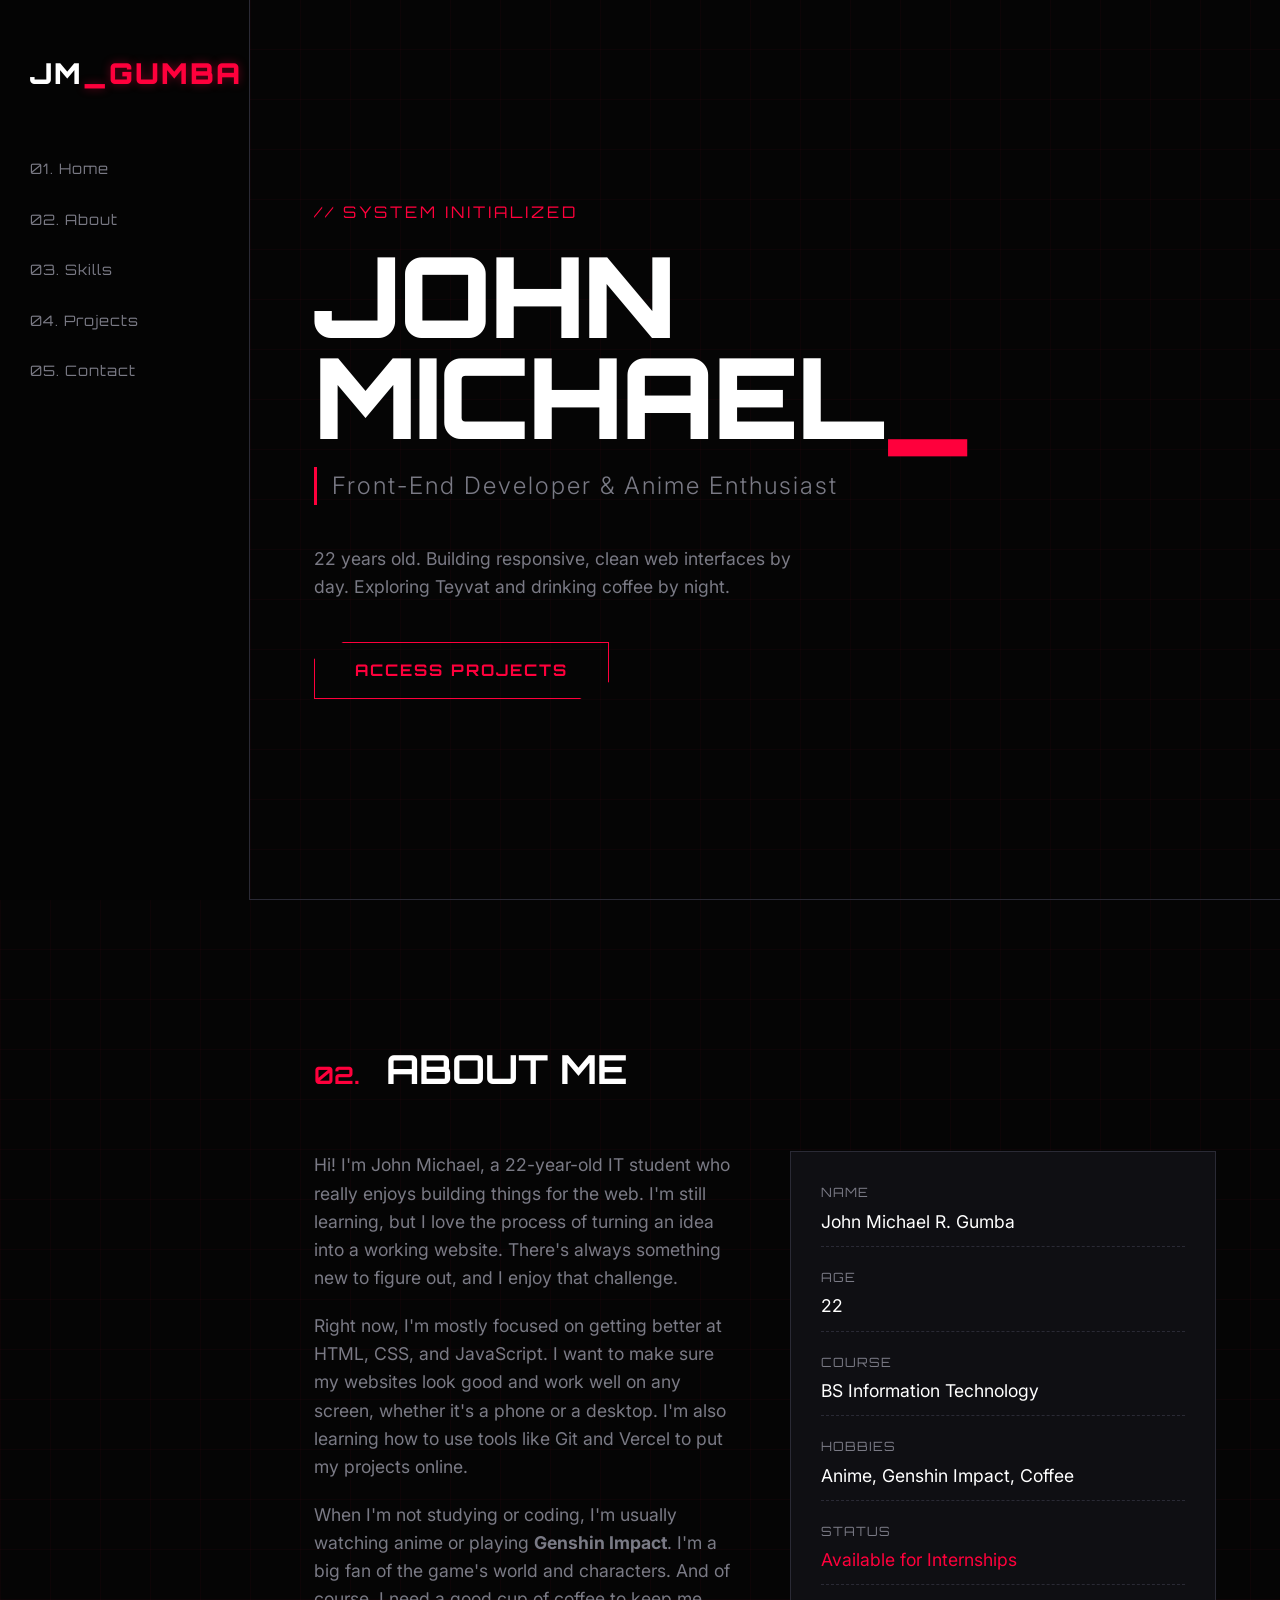
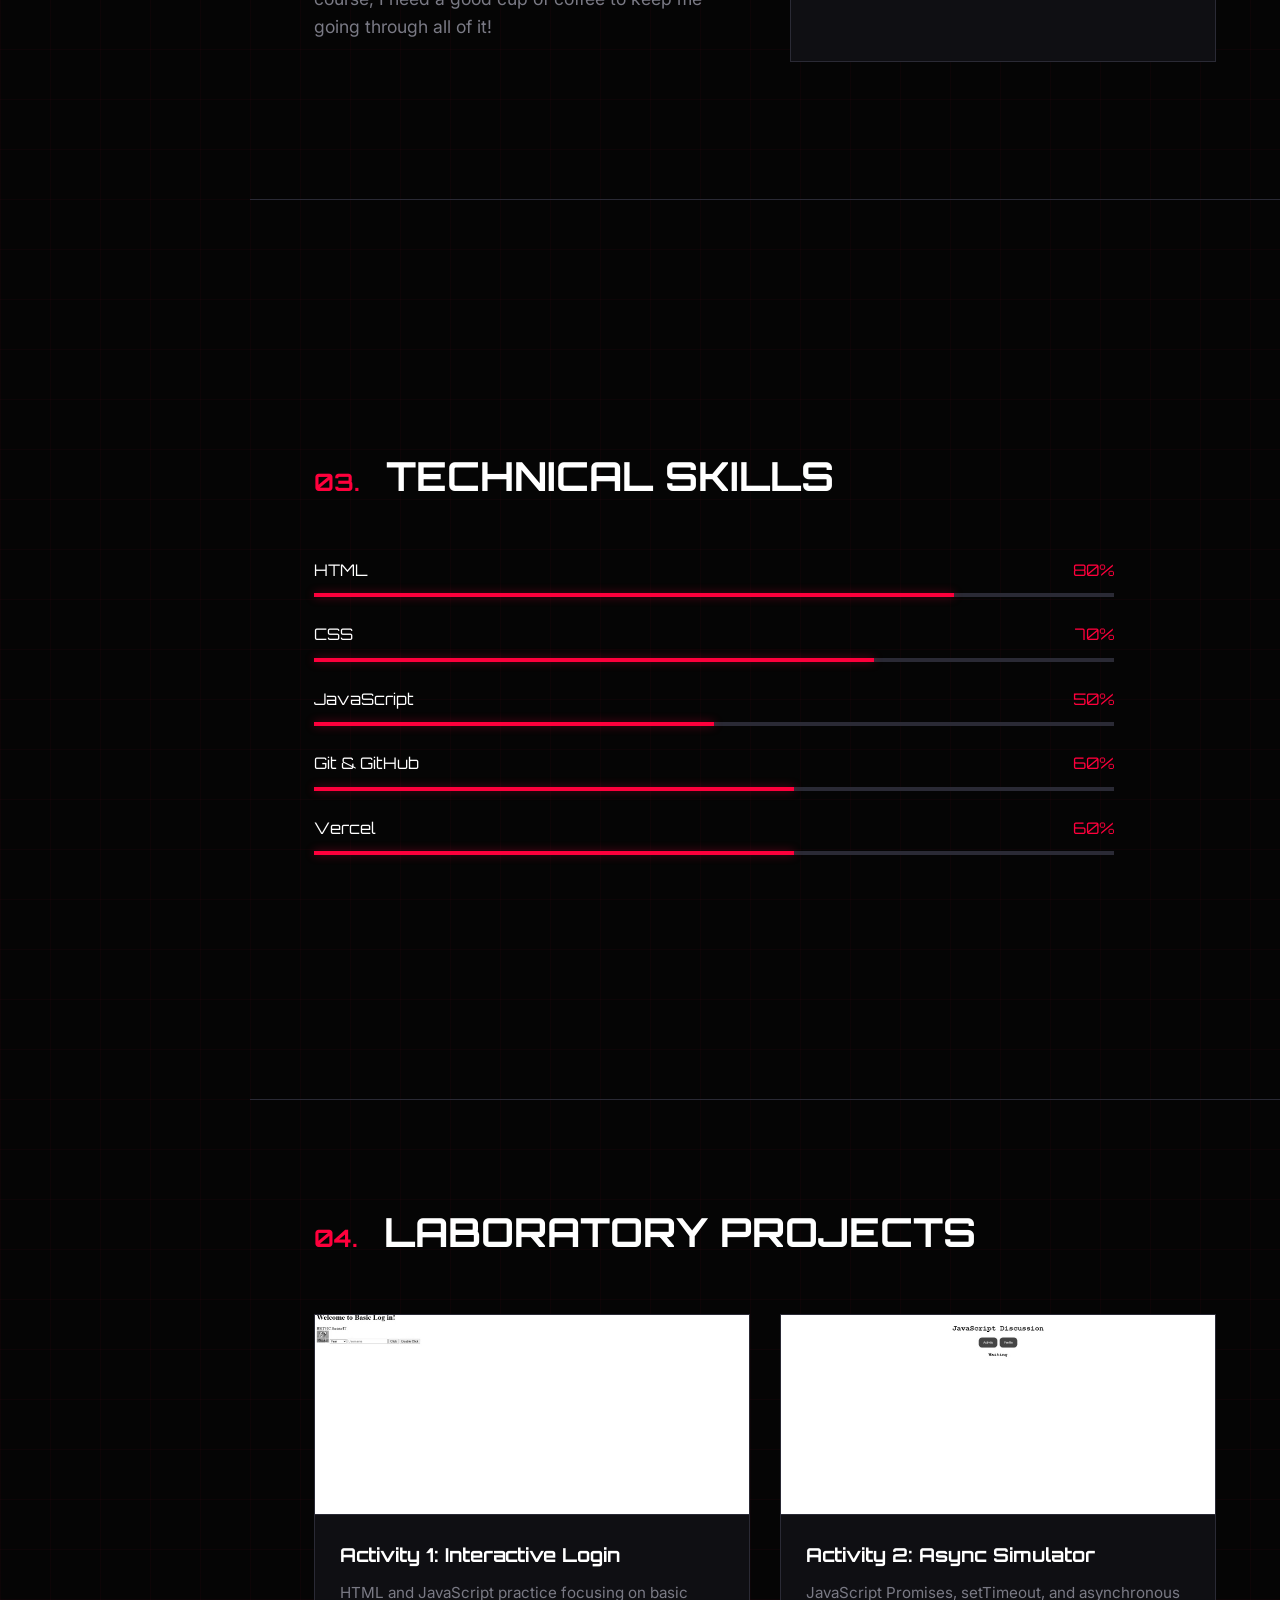
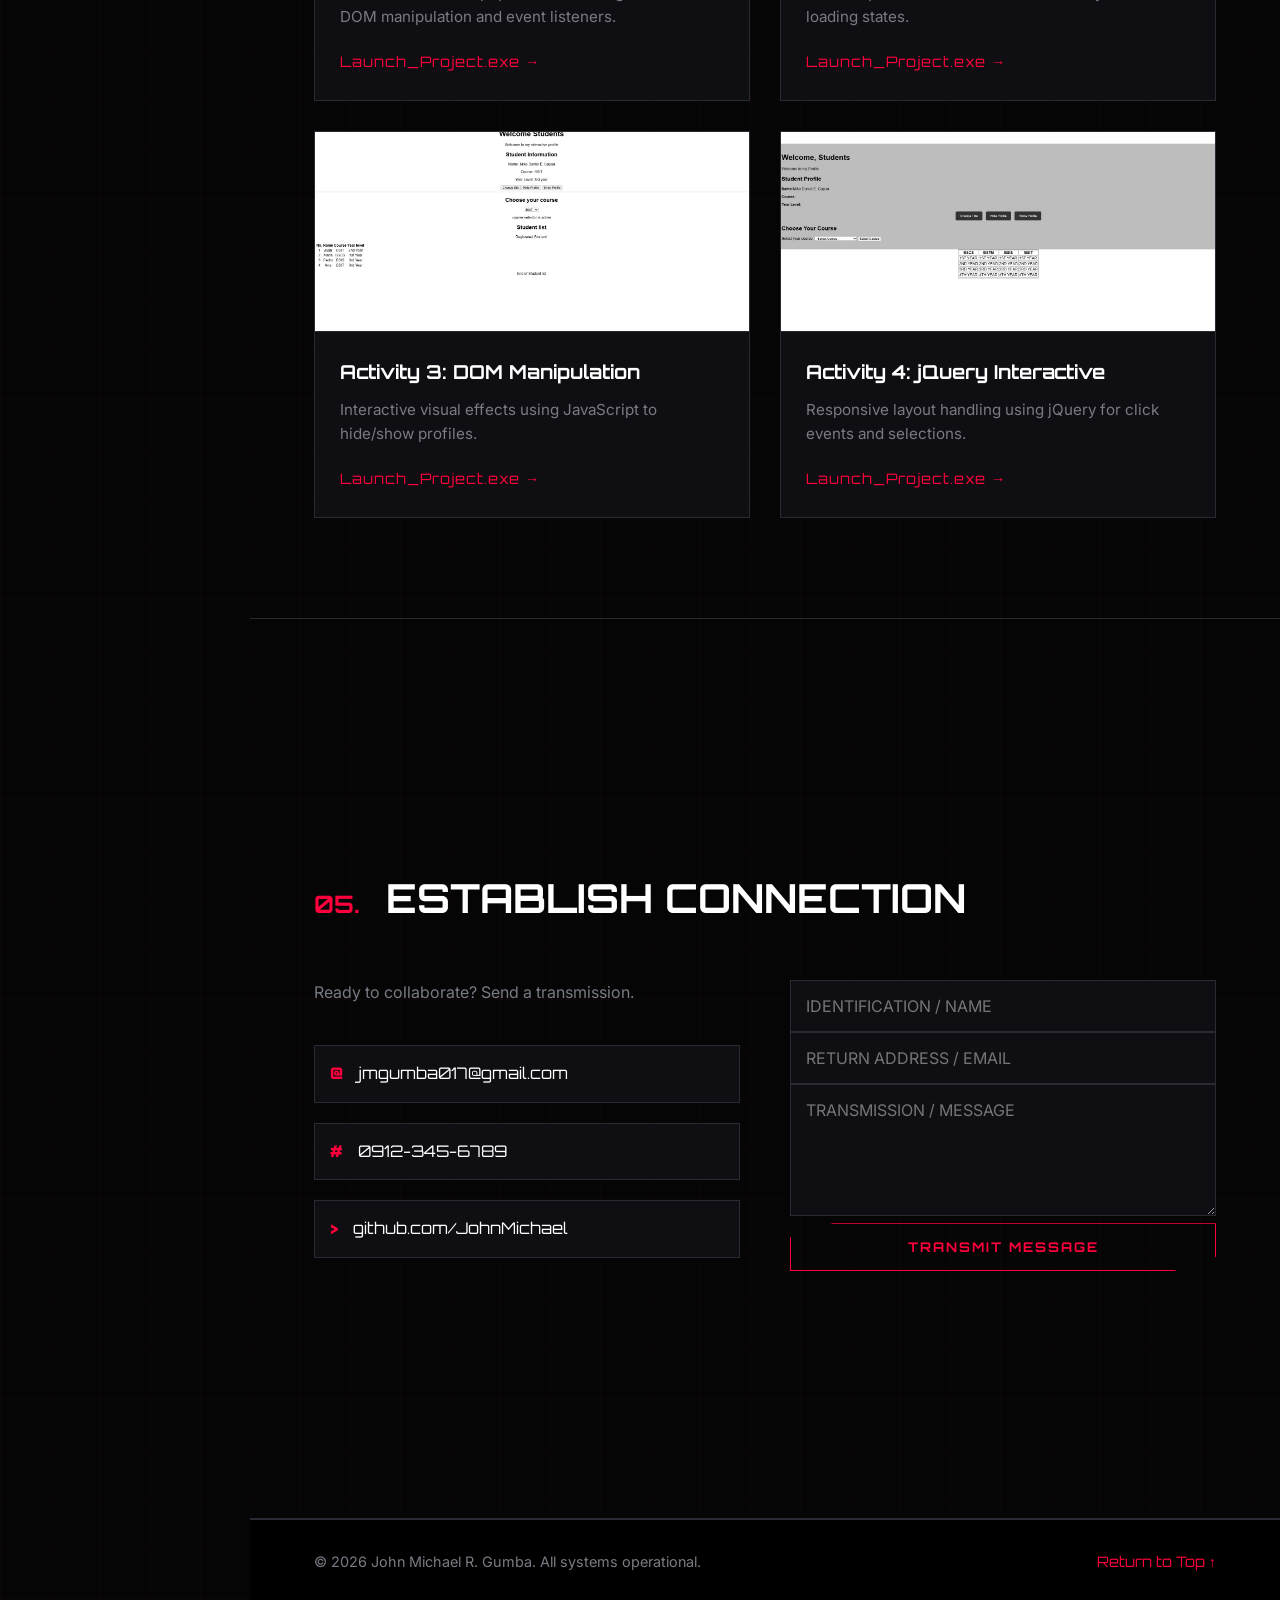
<file: index.html>
<!DOCTYPE html>
<html lang="en">
<head>
    <meta charset="UTF-8">
    <meta name="viewport" content="width=device-width, initial-scale=1.0">
    <title>John Michael | Cyber-Samurai Portfolio</title>
    <!-- Google Fonts: Orbitron for futuristic, Inter for clean text -->
    <link href="https://fonts.googleapis.com/css2?family=Orbitron:wght@400;700;900&family=Inter:wght@300;400;600&display=swap" rel="stylesheet">
    <link rel="stylesheet" href="style.css">
</head>
<body>

    <!-- SIDE NAVIGATION (Futuristic) -->
    <nav>
        <div class="logo">JM<span>_GUMBA</span></div>
        <ul class="nav-links">
            <li><a href="#hero">01. Home</a></li>
            <li><a href="#about">02. About</a></li>
            <li><a href="#skills">03. Skills</a></li>
            <li><a href="#projects">04. Projects</a></li>
            <li><a href="#contact">05. Contact</a></li>
        </ul>
    </nav>

    <!-- HERO SECTION -->
    <section id="hero">
        <div class="hero-text-container">
            <p class="greeting">// SYSTEM INITIALIZED</p>
            <h1 class="main-title">JOHN<br>MICHAEL<span class="cursor">_</span></h1>
            <h2 class="sub-title">Front-End Developer & Anime Enthusiast</h2>
            <div class="hero-desc">
                <p>22 years old. Building responsive, clean web interfaces by day. Exploring Teyvat and drinking coffee by night.</p>
            </div>
            <a href="#projects" class="btn-red">Access Projects</a>
        </div>
        
        <!-- Hover Reveal Image -->
        <div class="hero-image-reveal">
            <img src="Me.jpeg" alt="John Michael" class="reveal-img">
        </div>
    </section>

    <!-- ABOUT SECTION -->
    <section id="about">
        <h2 class="section-title"><span>02.</span> About Me</h2>
        <div class="about-grid">
            <div class="about-text">
                <p>Hi! I'm John Michael, a 22-year-old IT student who really enjoys building things for the web. I'm still learning, but I love the process of turning an idea into a working website. There's always something new to figure out, and I enjoy that challenge.</p>
                <p>Right now, I'm mostly focused on getting better at HTML, CSS, and JavaScript. I want to make sure my websites look good and work well on any screen, whether it's a phone or a desktop. I'm also learning how to use tools like Git and Vercel to put my projects online.</p>
                <p>When I'm not studying or coding, I'm usually watching anime or playing <strong>Genshin Impact</strong>. I'm a big fan of the game's world and characters. And of course, I need a good cup of coffee to keep me going through all of it!</p>
            </div>
            
            <div class="stats-panel">
                <div class="stat-item">
                    <span class="stat-label">NAME</span>
                    <span class="stat-value">John Michael R. Gumba</span>
                </div>
                <div class="stat-item">
                    <span class="stat-label">AGE</span>
                    <span class="stat-value">22</span>
                </div>
                <div class="stat-item">
                    <span class="stat-label">COURSE</span>
                    <span class="stat-value">BS Information Technology</span>
                </div>
                <div class="stat-item">
                    <span class="stat-label">HOBBIES</span>
                    <span class="stat-value">Anime, Genshin Impact, Coffee</span>
                </div>
                <div class="stat-item">
                    <span class="stat-label">STATUS</span>
                    <span class="stat-value highlight">Available for Internships</span>
                </div>
            </div>
        </div>
    </section>

    <!-- SKILLS SECTION -->
    <section id="skills">
        <h2 class="section-title"><span>03.</span> Technical Skills</h2>
        <div class="skills-container">
            <div class="skill-row">
                <div class="skill-name">HTML <span>80%</span></div>
                <div class="skill-track"><div class="skill-fill" style="width: 80%;"></div></div>
            </div>
            <div class="skill-row">
                <div class="skill-name">CSS <span>70%</span></div>
                <div class="skill-track"><div class="skill-fill" style="width: 70%;"></div></div>
            </div>
            <div class="skill-row">
                <div class="skill-name">JavaScript <span>50%</span></div>
                <div class="skill-track"><div class="skill-fill" style="width: 50%;"></div></div>
            </div>
            <div class="skill-row">
                <div class="skill-name">Git & GitHub <span>60%</span></div>
                <div class="skill-track"><div class="skill-fill" style="width: 60%;"></div></div>
            </div>
            <div class="skill-row">
                <div class="skill-name">Vercel <span>60%</span></div>
                <div class="skill-track"><div class="skill-fill" style="width: 60%;"></div></div>
            </div>
        </div>
    </section>

    <!-- PROJECTS SECTION -->
    <section id="projects">
        <h2 class="section-title"><span>04.</span> Laboratory Projects</h2>
        <div class="projects-grid">
            
            <div class="project-card">
                <div class="project-img-wrapper">
                    <img src="act1.jpeg" alt="Activity 1">
                </div>
                <div class="project-content">
                    <h3>Activity 1: Interactive Login</h3>
                    <p>HTML and JavaScript practice focusing on basic DOM manipulation and event listeners.</p>
                    <a href="LoginForm.html" class="project-link" target="_blank">Launch_Project.exe →</a>
                </div>
            </div>

            <div class="project-card">
                <div class="project-img-wrapper">
                    <img src="act2.jpeg" alt="Activity 2">
                </div>
                <div class="project-content">
                    <h3>Activity 2: Async Simulator</h3>
                    <p>JavaScript Promises, setTimeout, and asynchronous loading states.</p>
                    <a href="any.html" class="project-link" target="_blank">Launch_Project.exe →</a>
                </div>
            </div>

            <div class="project-card">
                <div class="project-img-wrapper">
                    <img src="act3.jpeg" alt="Activity 3">
                </div>
                <div class="project-content">
                    <h3>Activity 3: DOM Manipulation</h3>
                    <p>Interactive visual effects using JavaScript to hide/show profiles.</p>
                    <a href="act.html" class="project-link" target="_blank">Launch_Project.exe →</a>
                </div>
            </div>

            <div class="project-card">
                <div class="project-img-wrapper">
                    <img src="act4.jpeg" alt="Activity 4">
                </div>
                <div class="project-content">
                    <h3>Activity 4: jQuery Interactive</h3>
                    <p>Responsive layout handling using jQuery for click events and selections.</p>
                    <a href="activity.html" class="project-link" target="_blank">Launch_Project.exe →</a>
                </div>
            </div>

        </div>
    </section>

    <!-- CONTACT SECTION -->
    <section id="contact">
        <h2 class="section-title"><span>05.</span> Establish Connection</h2>
        <div class="contact-wrapper">
            <div class="contact-info">
                <p>Ready to collaborate? Send a transmission.</p>
                <a href="mailto:jmgumba017@gmail.com" class="contact-item">
                    <span class="icon">@</span> jmgumba017@gmail.com
                </a>
                <a href="tel:09123456789" class="contact-item">
                    <span class="icon">#</span> 0912-345-6789
                </a>
                <a href="https://github.com/YourUsername" target="_blank" class="contact-item">
                    <span class="icon">></span> github.com/JohnMichael
                </a>
            </div>
            
            <div class="contact-form">
                <form id="contactForm">
                    <div class="input-group">
                        <input type="text" id="nameInput" placeholder="IDENTIFICATION / NAME" required>
                    </div>
                    <div class="input-group">
                        <input type="email" id="emailInput" placeholder="RETURN ADDRESS / EMAIL" required>
                    </div>
                    <div class="input-group">
                        <textarea id="messageInput" rows="5" placeholder="TRANSMISSION / MESSAGE" required></textarea>
                    </div>
                    <button type="submit" class="btn-red" style="width: 100%;">Transmit Message</button>
                </form>
            </div>
        </div>
    </section>

    <!-- FOOTER -->
    <footer>
        <p>&copy; 2026 John Michael R. Gumba. All systems operational.</p>
        <a href="#hero" class="back-top">Return to Top ↑</a>
    </footer>

    <script src="script.js"></script>
</body>
</html>
</file>
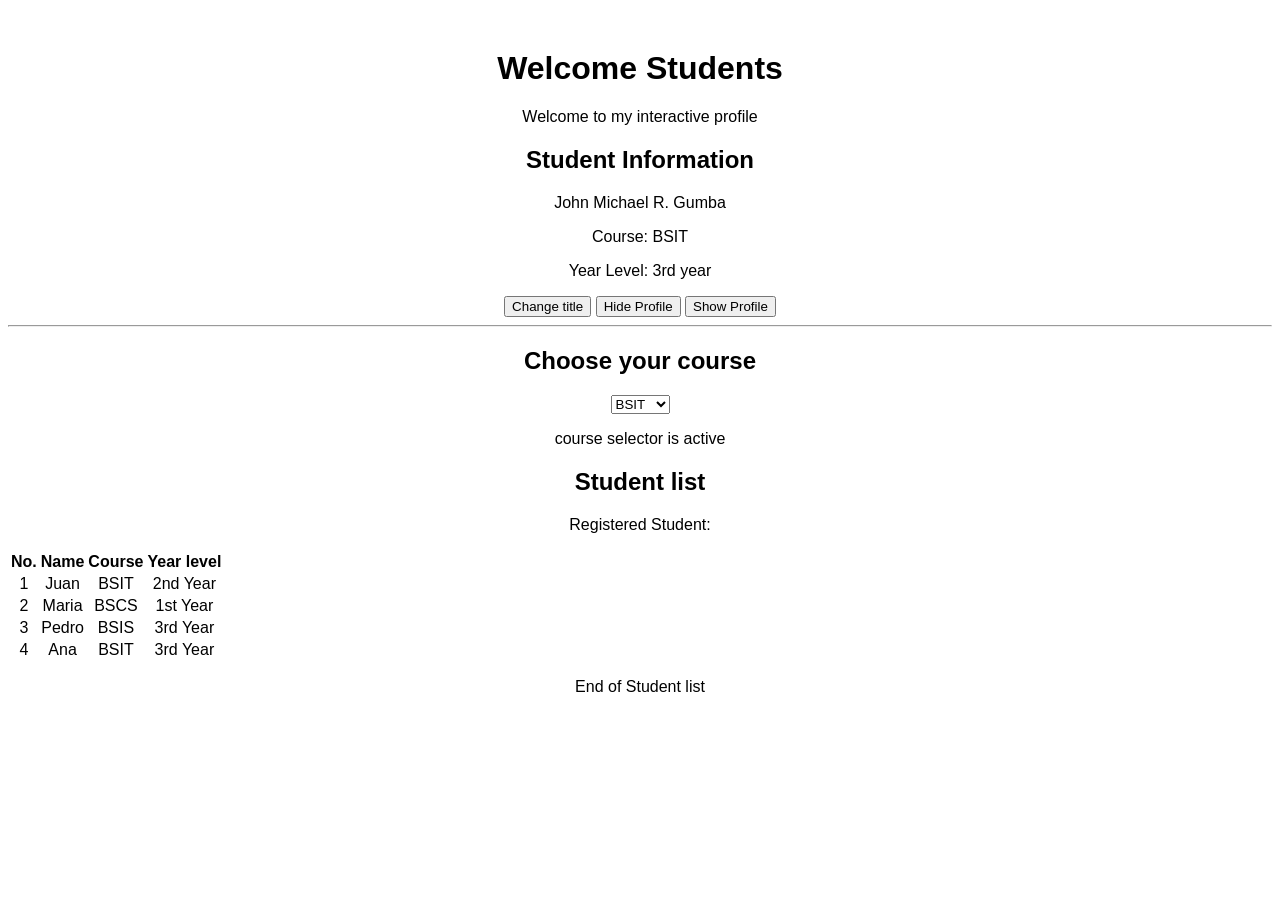
<file: act.html>
<!DOCTYPE html>
<html lang="en">
<head>
    <meta charset="UTF-8">
    <meta name="viewport" content="width=device-width, initial-scale=1.0">
    <title>Document</title>
</head>
<style>
    body{
        font-family: sans-serif;
        text-align: center;
        margin-top: 50px;
    }
</style>

<body>
    <h1 class="main">Welcome Students</h1>
    <p>Welcome to my interactive profile</p>
    
    <div class="card" id="profilecard">
        <h2>Student Information</h2>
        <p> John Michael R. Gumba</p>
        <p>Course: BSIT</p>
        <p>Year Level: 3rd year</p>
    </div>

    <button id="change">Change title</button>
    <button id="hide">Hide Profile</button>
    <button id="show">Show Profile</button>

    <hr>
    <h2>Choose your course</h2>
    <select id="course">
        <option value="BSIT">BSIT</option>
        <option value="BSCS">BSCS</option>
        <option value="BSIS">BSIS</option>
    </select>
    <p id="coursemessage">course selector is active</p>
    
    <h2>Student list</h2>
    <p>Registered Student:</p>
    <table id="studenttable">
        <thead>
            <tr><th>No.</th><th>Name</th><th>Course</th><th>Year level</th></tr>
        </thead>
        <tbody>
            <tr><td>1</td><td>Juan</td><td>BSIT</td><td>2nd Year</td></tr>
            <tr><td>2</td><td>Maria</td><td>BSCS</td><td>1st Year</td></tr>
            <tr><td>3</td><td>Pedro</td><td>BSIS</td><td>3rd Year</td></tr>
            <tr><td>4</td><td>Ana</td><td>BSIT</td><td>3rd Year</td></tr>
        </tbody>
    </table>
    <p>End of Student list</p>

    <!-- Matched to actscript.js -->
    <script src="actscript.js"></script>
</body>
</html>
</file>
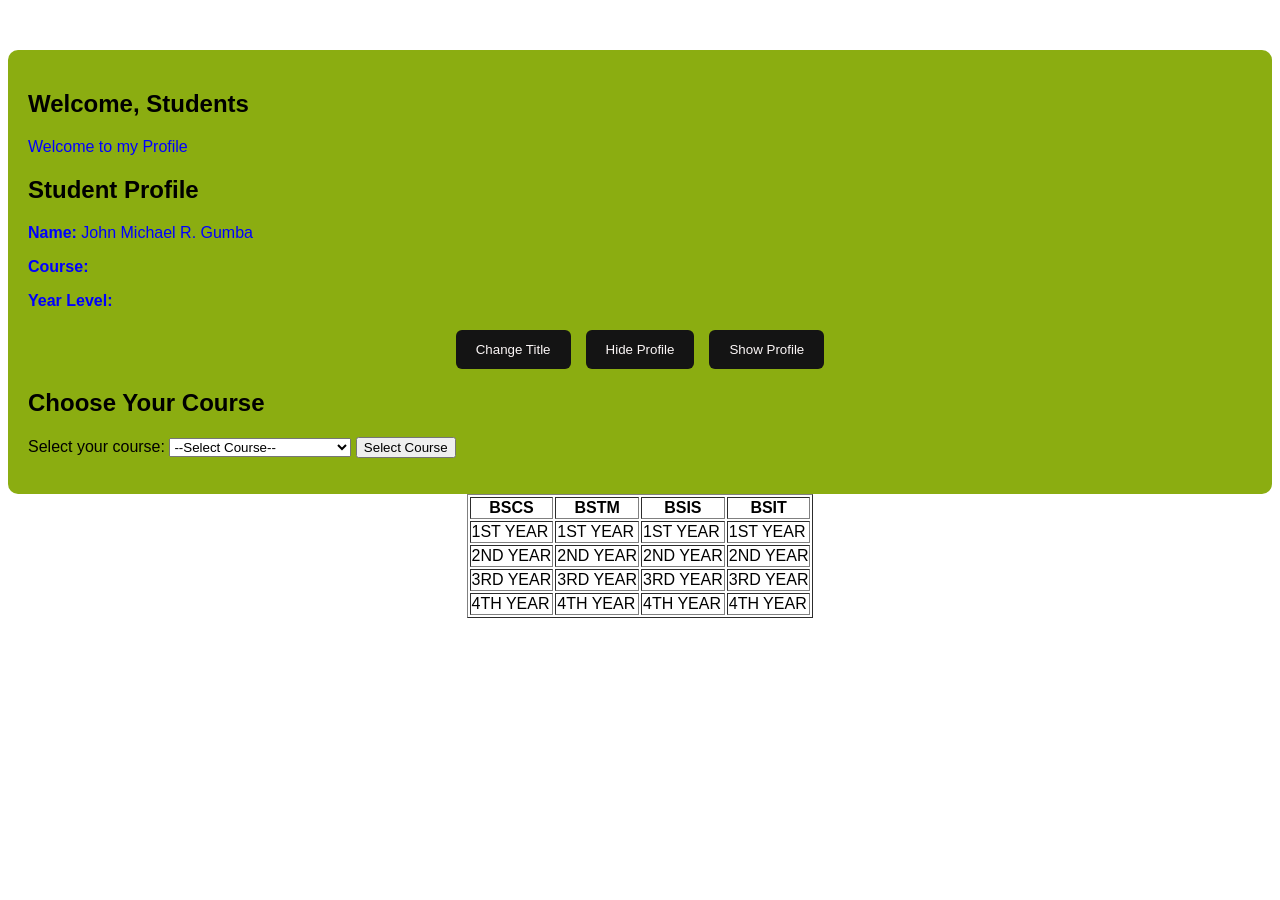
<file: activity.html>
<!DOCTYPE html>
<html lang="en">
<head>
    <meta charset="UTF-8">
    <meta name="viewport" content="width=device-width, initial-scale=1.0">
    <title>Document</title>
    <script src="https://code.jquery.com/jquery-3.7.1.min.js"></script>
</head>
<style>
    body{
        font-family: Arial, Helvetica, sans-serif;
        margin-top: 50px;
    }

    .card{
        background-color: rgb(139, 173, 17);
        margin-bottom: auto;
        padding: 20px;
        border-radius: 10px;
    }

    .buttons{
        display: flex;
        justify-content: center;
        gap: 15px;
        margin: 20px 0;
    }

    .buttons button{
        padding: 12px 20px;
        border: none;
        border-radius: 6px;
        background-color: #141414;
        color: rgb(252, 247, 247);
        cursor: pointer;
    }

    .buttons button:hover{
        background-color: #555;
    }
</style>
<body>

   <!--Main Container-->
   <div class="card">

    <section class="welcome">

        <h1>Welcome, <a id="profile">Students</a> </h1>

          <div id="profile-info" class="profile-info">
        <p>Welcome to my Profile</p>
        <h2>Student Profile</h2>
        <p><strong>Name:</strong> John Michael R. Gumba</p>
        <p><strong>Course: <a id="course"></a> </strong></p>
        <p><strong>Year Level:</strong></p>
          </div>

    </section>

     <!--Buttons-->
      <div class="buttons">
            <button id="changebtn">Change Title</button>
            <button id="hidenbtn">Hide Profile</button>
            <button id="showbtn">Show Profile</button>
        </div>
    <section class="courses">

        <h2>Choose Your Course</h2>

        <label for="course">Select your course:</label>

        <select id="course">
            <option value="">--Select Course--</option>
            <option value="BSIT">BS Information Technology</option>
            <option value="BSCS">BS Computer Science</option>
            <option value="BSIS">BS Information System</option>
            <option value="BSTM">BS TO</option>
           
        </select>

        <button id="selectCourse">Select Course</button>

        <p id="courseResult"></p>
    </section>
   </div>

     <center>
        <table border="1" id="table">
            <tr>
            <th>BSCS</th>
            <th>BSTM</th>
            <th>BSIS</th>
            <th>BSIT</th>
            </tr>

            <tr>
                <td>1ST YEAR</td>
                <td>1ST YEAR</td>
                <td>1ST YEAR</td>
                <td>1ST YEAR</td>
            </tr>

            <tr>
                <td>2ND YEAR</td>
                <td>2ND YEAR</td>
                <td>2ND YEAR</td>
                <td>2ND YEAR</td>
            </tr>

            <tr>
                <td>3RD YEAR</td>
                <td>3RD YEAR</td>
                <td>3RD YEAR</td>
                <td>3RD YEAR</td>
            </tr>

             <tr>
                <td>4TH YEAR</td>
                <td>4TH YEAR</td>
                <td>4TH YEAR</td>
                <td>4TH YEAR</td>
            </tr>
        </table>
        </center>

   <!-- Matched to java.js -->
   <script src="java.js"></script>
</body>
</html>
</file>
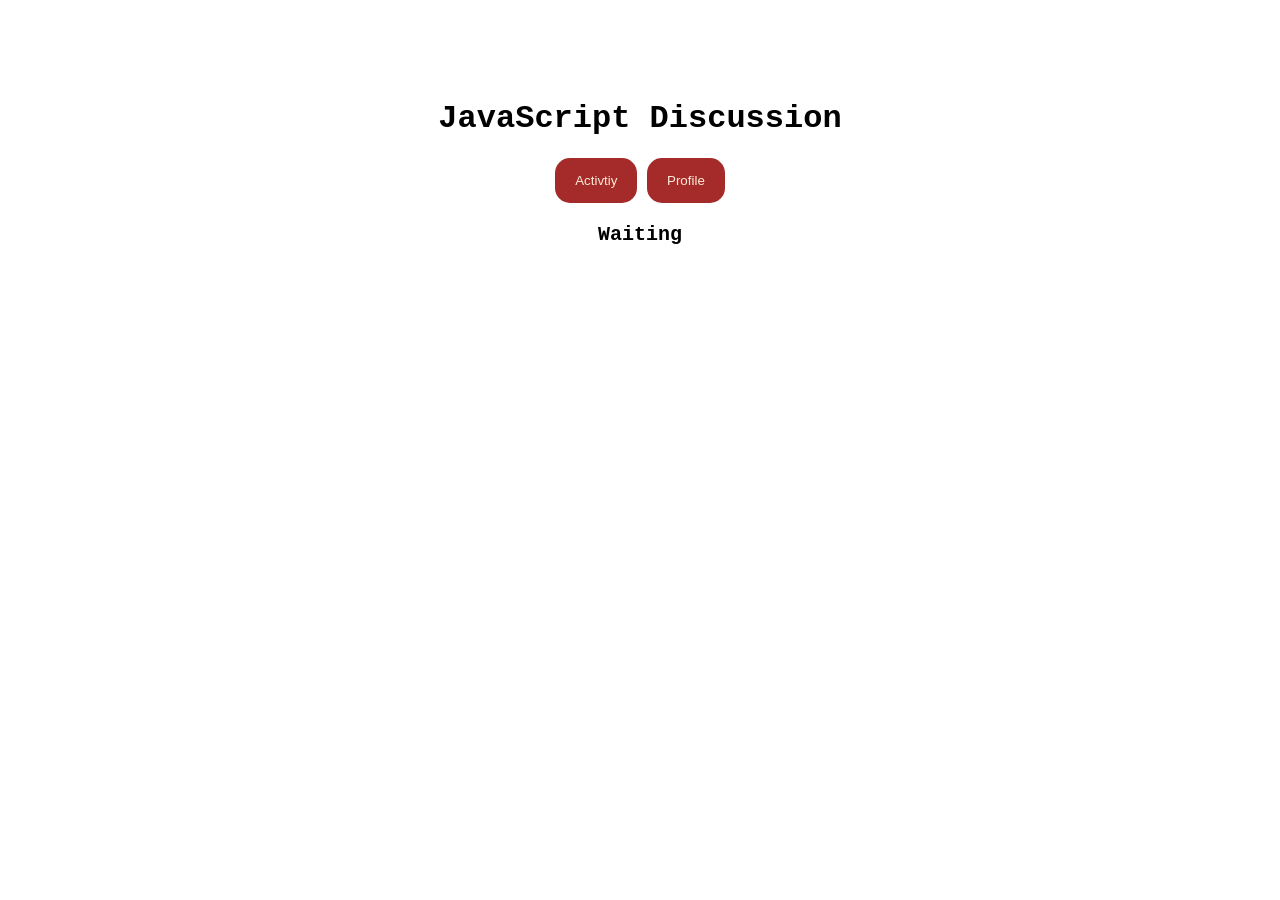
<file: any.html>
<!DOCTYPE html>
<html lang="en">
<head>

     <meta charset="UTF-8">
    <meta name="viewport" content="width=device-width, initial-scale=1.0">
    <title>Document</title>
</head>
  <style>
        body {
            text-align: center;
            font-family: 'Courier New', Courier, monospace; 
            margin-top: 100px;
        }

        button {
            background-color: brown;
            color: antiquewhite;
            padding: 15px 20px;
            border: none;
            border-radius: 15px;
        }
      
        #message{
            font-weight: bold;
            font-size: 20px;
        }


        .button2:hover{
            background-color: yellow;
        }

        .button1:hover{
            text-decoration: aqua;
        }

    </style>
<body>
    <h1 id="Head">JavaScript Discussion</h1>

    <button class="button1", id="button">Activtiy</button>
    <button class="button2", id="button">Profile</button>
    

    <p id="message">Waiting</p>

    <script src="actscript.js"></script>
</body>
</html>
</file>
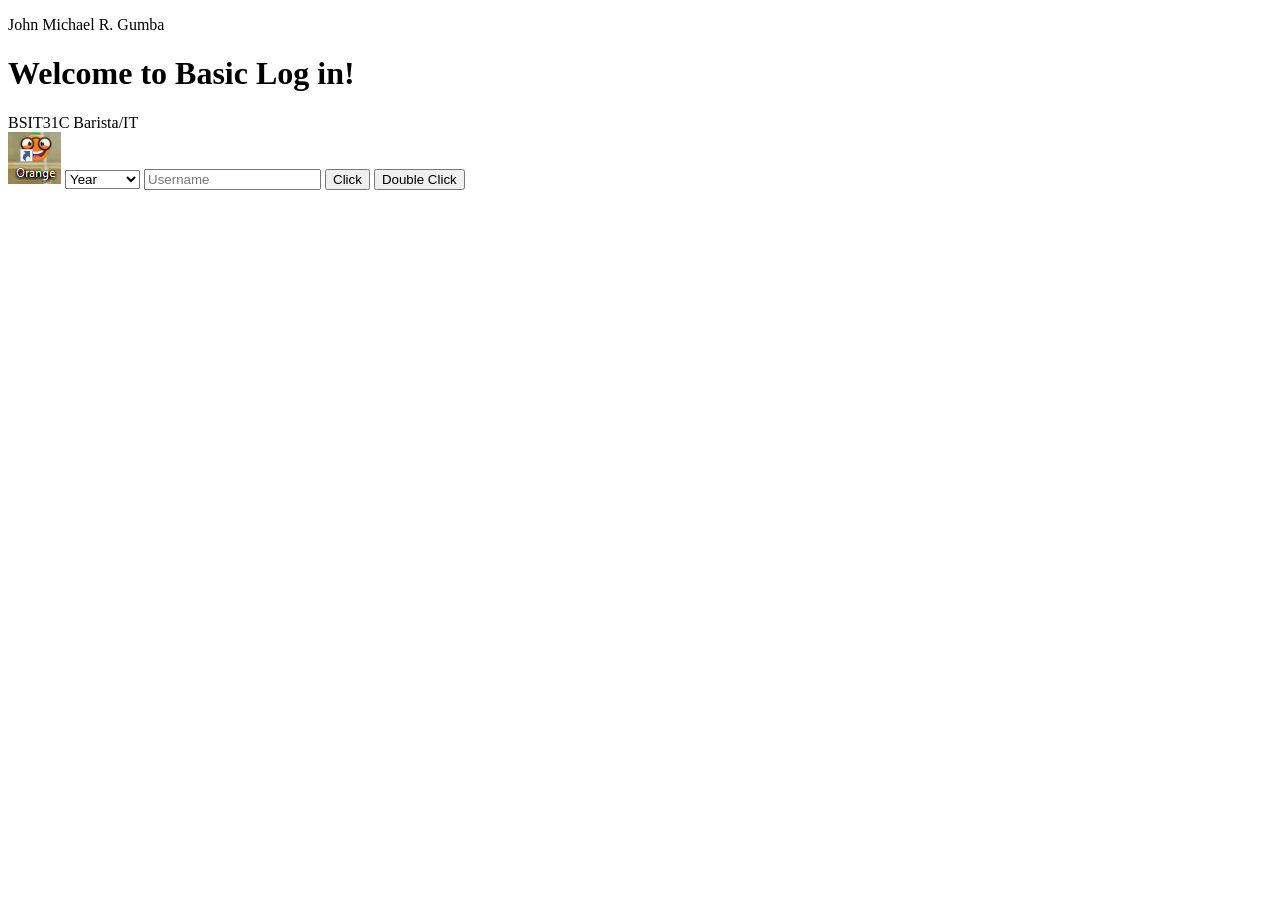
<file: LoginForm.html>
<!DOCTYPE html>
<html lang="en">
<head>
    <title>Login Form</title>
    <meta charset="UTF-8">
    <meta name="viewport" content="width=device-width, initial-scale=1.0">
    <title>Document</title>
</head>
<body>

    <p> John Michael R. Gumba</p>
    <h1 id="hh">Welcome to Basic Log in!</h1>
    <div id="div1"> BSIT31C Barista/IT</div>


    <img src="Orange.png" alt="Profile Image">
    <select id="user Type">
        <option value="Select Year">Year</option>
        <option value="1st Year"> 1st Year</option>
        <option value="2nd Year"> 2nd Year</option>
        <option value="3rd Year"> 3rd Year</option>
        <option value="4th Year"> 4th Year</option>
    </select>

    <input type="text" id="username" placeholder="Username">
    

    <button id="click">Click</button>
    <button id="dbclick">Double Click</button>

    <script src="Login.js"></script>
</body>
</html>
</file>
<file: style.css>
/* --- CYBER-SAMURAI THEME --- */
:root {
    --bg-dark: #050505;
    --bg-panel: #0f0f13;
    --text-main: #e0e0e0;
    --text-muted: #7a7a85;
    --accent-red: #ff003c; /* Neon Crimson */
    --accent-glow: rgba(255, 0, 60, 0.4);
    --border-color: #2a2a35;
}

* {
    margin: 0;
    padding: 0;
    box-sizing: border-box;
    scroll-behavior: smooth;
}

body {
    background-color: var(--bg-dark);
    color: var(--text-main);
    font-family: 'Inter', sans-serif;
    line-height: 1.6;
    overflow-x: hidden;
    background-image: linear-gradient(0deg, rgba(255,0,60,0.03) 1px, transparent 1px),
                      linear-gradient(90deg, rgba(255,0,60,0.03) 1px, transparent 1px);
    background-size: 50px 50px;
}

/* --- NAVIGATION (Vertical Left-Aligned) --- */
nav {
    position: fixed;
    left: 0;
    top: 0;
    height: 100vh;
    width: 250px;
    background-color: rgba(5, 5, 5, 0.95);
    border-right: 1px solid var(--border-color);
    display: flex;
    flex-direction: column;
    padding: 50px 30px;
    z-index: 1000;
    backdrop-filter: blur(10px);
}

.logo {
    font-family: 'Orbitron', sans-serif;
    font-size: 1.8rem;
    font-weight: 900;
    color: #fff;
    margin-bottom: 60px;
    letter-spacing: 2px;
}

.logo span {
    color: var(--accent-red);
    text-shadow: 0 0 10px var(--accent-glow);
}

.nav-links {
    list-style: none;
    display: flex;
    flex-direction: column;
    gap: 25px;
}

.nav-links a {
    color: var(--text-muted);
    text-decoration: none;
    font-family: 'Orbitron', sans-serif;
    font-size: 0.9rem;
    letter-spacing: 1px;
    transition: 0.3s ease;
    display: inline-block;
}

.nav-links a:hover {
    color: var(--accent-red);
    transform: translateX(10px);
    text-shadow: 0 0 8px var(--accent-glow);
}

/* --- MAIN CONTENT AREA (Offset by Nav Width) --- */
section {
    margin-left: 250px;
    padding: 100px 5%;
    min-height: 100vh;
    display: flex;
    flex-direction: column;
    justify-content: center;
    border-bottom: 1px solid var(--border-color);
}

.section-title {
    font-family: 'Orbitron', sans-serif;
    font-size: 2.5rem;
    color: #fff;
    margin-bottom: 50px;
    text-transform: uppercase;
}

.section-title span {
    color: var(--accent-red);
    font-size: 1.5rem;
    margin-right: 15px;
}

/* --- HERO SECTION --- */
#hero {
    position: relative;
    display: flex;
    flex-direction: column;
    justify-content: center;
}

.greeting {
    font-family: 'Orbitron', sans-serif;
    color: var(--accent-red);
    font-size: 1rem;
    letter-spacing: 3px;
    margin-bottom: 20px;
}

.main-title {
    font-family: 'Orbitron', sans-serif;
    font-size: 7rem;
    line-height: 0.9;
    color: #fff;
    font-weight: 900;
    letter-spacing: -2px;
}

.cursor {
    color: var(--accent-red);
    animation: blink 1s infinite;
}

@keyframes blink {
    50% { opacity: 0; }
}

.sub-title {
    font-size: 1.5rem;
    color: var(--text-muted);
    margin-top: 20px;
    font-weight: 300;
    letter-spacing: 2px;
    border-left: 3px solid var(--accent-red);
    padding-left: 15px;
}

.hero-desc {
    margin: 40px 0;
    max-width: 500px;
    font-size: 1.1rem;
    color: var(--text-muted);
}

.btn-red {
    display: inline-block;
    background-color: transparent;
    color: var(--accent-red);
    border: 1px solid var(--accent-red);
    padding: 15px 40px;
    font-family: 'Orbitron', sans-serif;
    text-transform: uppercase;
    text-decoration: none;
    font-weight: 700;
    letter-spacing: 2px;
    transition: 0.3s;
    /* Cyberpunk corner cut */
    clip-path: polygon(10% 0, 100% 0, 100% 70%, 90% 100%, 0 100%, 0 30%);
}

.btn-red:hover {
    background-color: var(--accent-red);
    color: var(--bg-dark);
    box-shadow: 0 0 20px var(--accent-glow);
}

/* Hover Reveal Image Logic */
.hero-image-reveal {
    position: absolute;
    right: 5%;
    top: 50%;
    transform: translateY(-50%);
    width: 400px;
    height: 500px;
    border: 1px solid var(--border-color);
    opacity: 0;
    transition: 0.5s all ease;
    z-index: -1;
    clip-path: polygon(0 0, 100% 0, 100% 100%, 0 100%);
}

/* Show image when hovering over the main title */
#hero:hover .hero-image-reveal {
    opacity: 1;
    z-index: 1;
    border: 1px solid var(--accent-red);
    box-shadow: 0 0 30px rgba(255, 0, 60, 0.2);
}

.reveal-img {
    width: 100%;
    height: 100%;
    object-fit: cover;
    filter: grayscale(80%) contrast(120%);
    transition: 0.5s;
}

#hero:hover .reveal-img {
    filter: grayscale(0%) contrast(100%);
}

/* --- ABOUT SECTION --- */
.about-grid {
    display: grid;
    grid-template-columns: 1fr 1fr;
    gap: 50px;
}

.about-text p {
    font-size: 1.1rem;
    color: var(--text-muted);
    margin-bottom: 20px;
}



.stats-panel {
    background-color: var(--bg-panel);
    border: 1px solid var(--border-color);
    padding: 30px;
    display: flex;
    flex-direction: column;
    gap: 20px;
}

.stat-item {
    display: flex;
    flex-direction: column;
    border-bottom: 1px dashed var(--border-color);
    padding-bottom: 10px;
}

.stat-label {
    font-size: 0.8rem;
    color: var(--text-muted);
    font-family: 'Orbitron', sans-serif;
    letter-spacing: 1px;
    margin-bottom: 5px;
}

.stat-value {
    font-size: 1.1rem;
    color: #fff;
}

.stat-value.highlight {
    color: var(--accent-red);
}

/* --- SKILLS SECTION --- */
.skills-container {
    display: flex;
    flex-direction: column;
    gap: 25px;
    max-width: 800px;
}

.skill-row {
    display: flex;
    flex-direction: column;
    gap: 10px;
}

.skill-name {
    font-family: 'Orbitron', sans-serif;
    font-size: 1rem;
    display: flex;
    justify-content: space-between;
    color: #fff;
}

.skill-name span {
    color: var(--accent-red);
}

.skill-track {
    width: 100%;
    height: 4px;
    background-color: var(--border-color);
}

.skill-fill {
    height: 100%;
    background-color: var(--accent-red);
    box-shadow: 0 0 10px var(--accent-glow);
}

/* --- PROJECTS SECTION --- */
.projects-grid {
    display: grid;
    grid-template-columns: repeat(auto-fit, minmax(350px, 1fr));
    gap: 30px;
}

.project-card {
    background-color: var(--bg-panel);
    border: 1px solid var(--border-color);
    transition: 0.3s;
    position: relative;
    overflow: hidden;
}

.project-card::after {
    content: '';
    position: absolute;
    bottom: 0;
    left: 0;
    width: 100%;
    height: 2px;
    background-color: var(--accent-red);
    transform: scaleX(0);
    transform-origin: left;
    transition: 0.3s;
}

.project-card:hover::after {
    transform: scaleX(1);
}

.project-card:hover {
    border-color: var(--accent-red);
    box-shadow: 0 0 20px rgba(255, 0, 60, 0.1);
}

.project-img-wrapper {
    width: 100%;
    height: 200px;
    overflow: hidden;
    border-bottom: 1px solid var(--border-color);
}

.project-img-wrapper img {
    width: 100%;
    height: 100%;
    object-fit: cover;
    filter: grayscale(100%);
    transition: 0.5s;
}

.project-card:hover .project-img-wrapper img {
    filter: grayscale(0%);
    transform: scale(1.05);
}

.project-content {
    padding: 25px;
}

.project-content h3 {
    font-family: 'Orbitron', sans-serif;
    font-size: 1.2rem;
    color: #fff;
    margin-bottom: 10px;
}

.project-content p {
    font-size: 0.95rem;
    color: var(--text-muted);
    margin-bottom: 20px;
}

.project-link {
    font-family: 'Orbitron', sans-serif;
    color: var(--accent-red);
    text-decoration: none;
    font-size: 0.9rem;
    letter-spacing: 1px;
    transition: 0.3s;
}

.project-link:hover {
    text-shadow: 0 0 10px var(--accent-glow);
}

/* --- CONTACT SECTION --- */
.contact-wrapper {
    display: grid;
    grid-template-columns: 1fr 1fr;
    gap: 50px;
}

.contact-info {
    display: flex;
    flex-direction: column;
    gap: 20px;
}

.contact-info p {
    color: var(--text-muted);
    margin-bottom: 20px;
}

.contact-item {
    color: #fff;
    text-decoration: none;
    font-family: 'Orbitron', sans-serif;
    font-size: 1rem;
    display: flex;
    align-items: center;
    gap: 15px;
    padding: 15px;
    background-color: var(--bg-panel);
    border: 1px solid var(--border-color);
    transition: 0.3s;
}

.contact-item:hover {
    border-color: var(--accent-red);
    color: var(--accent-red);
    transform: translateX(10px);
}

.icon {
    color: var(--accent-red);
    font-weight: 900;
}

.contact-form {
    display: flex;
    flex-direction: column;
    gap: 20px;
}

.input-group input, .input-group textarea {
    width: 100%;
    padding: 15px;
    background-color: var(--bg-panel);
    border: 1px solid var(--border-color);
    color: #fff;
    font-family: 'Inter', sans-serif;
    font-size: 1rem;
    transition: 0.3s;
}

.input-group input:focus, .input-group textarea:focus {
    outline: none;
    border-color: var(--accent-red);
    box-shadow: 0 0 10px rgba(255, 0, 60, 0.1);
}

/* --- FOOTER --- */
footer {
    margin-left: 250px;
    padding: 30px 5%;
    background-color: #000;
    border-top: 1px solid var(--border-color);
    display: flex;
    justify-content: space-between;
    align-items: center;
    color: var(--text-muted);
    font-size: 0.9rem;
}

.back-top {
    color: var(--accent-red);
    text-decoration: none;
    font-family: 'Orbitron', sans-serif;
    transition: 0.3s;
}

.back-top:hover {
    text-shadow: 0 0 10px var(--accent-glow);
}

/* --- RESPONSIVE DESIGN --- */
@media (max-width: 1024px) {
    nav {
        width: 100%;
        height: auto;
        padding: 20px;
        flex-direction: row;
        justify-content: space-between;
        border-right: none;
        border-bottom: 1px solid var(--border-color);
    }
    .logo { margin-bottom: 0; }
    .nav-links { display: none; /* Hide menu on mobile for now */ }
    
    section, footer { margin-left: 0; }
    
    .main-title { font-size: 4rem; }
    
    .hero-image-reveal {
        position: relative;
        right: 0;
        top: 0;
        transform: none;
        width: 100%;
        height: 300px;
        opacity: 1;
        z-index: 1;
        margin-top: 30px;
    }
    
    .about-grid, .contact-wrapper {
        grid-template-columns: 1fr;
    }
}
</file>
